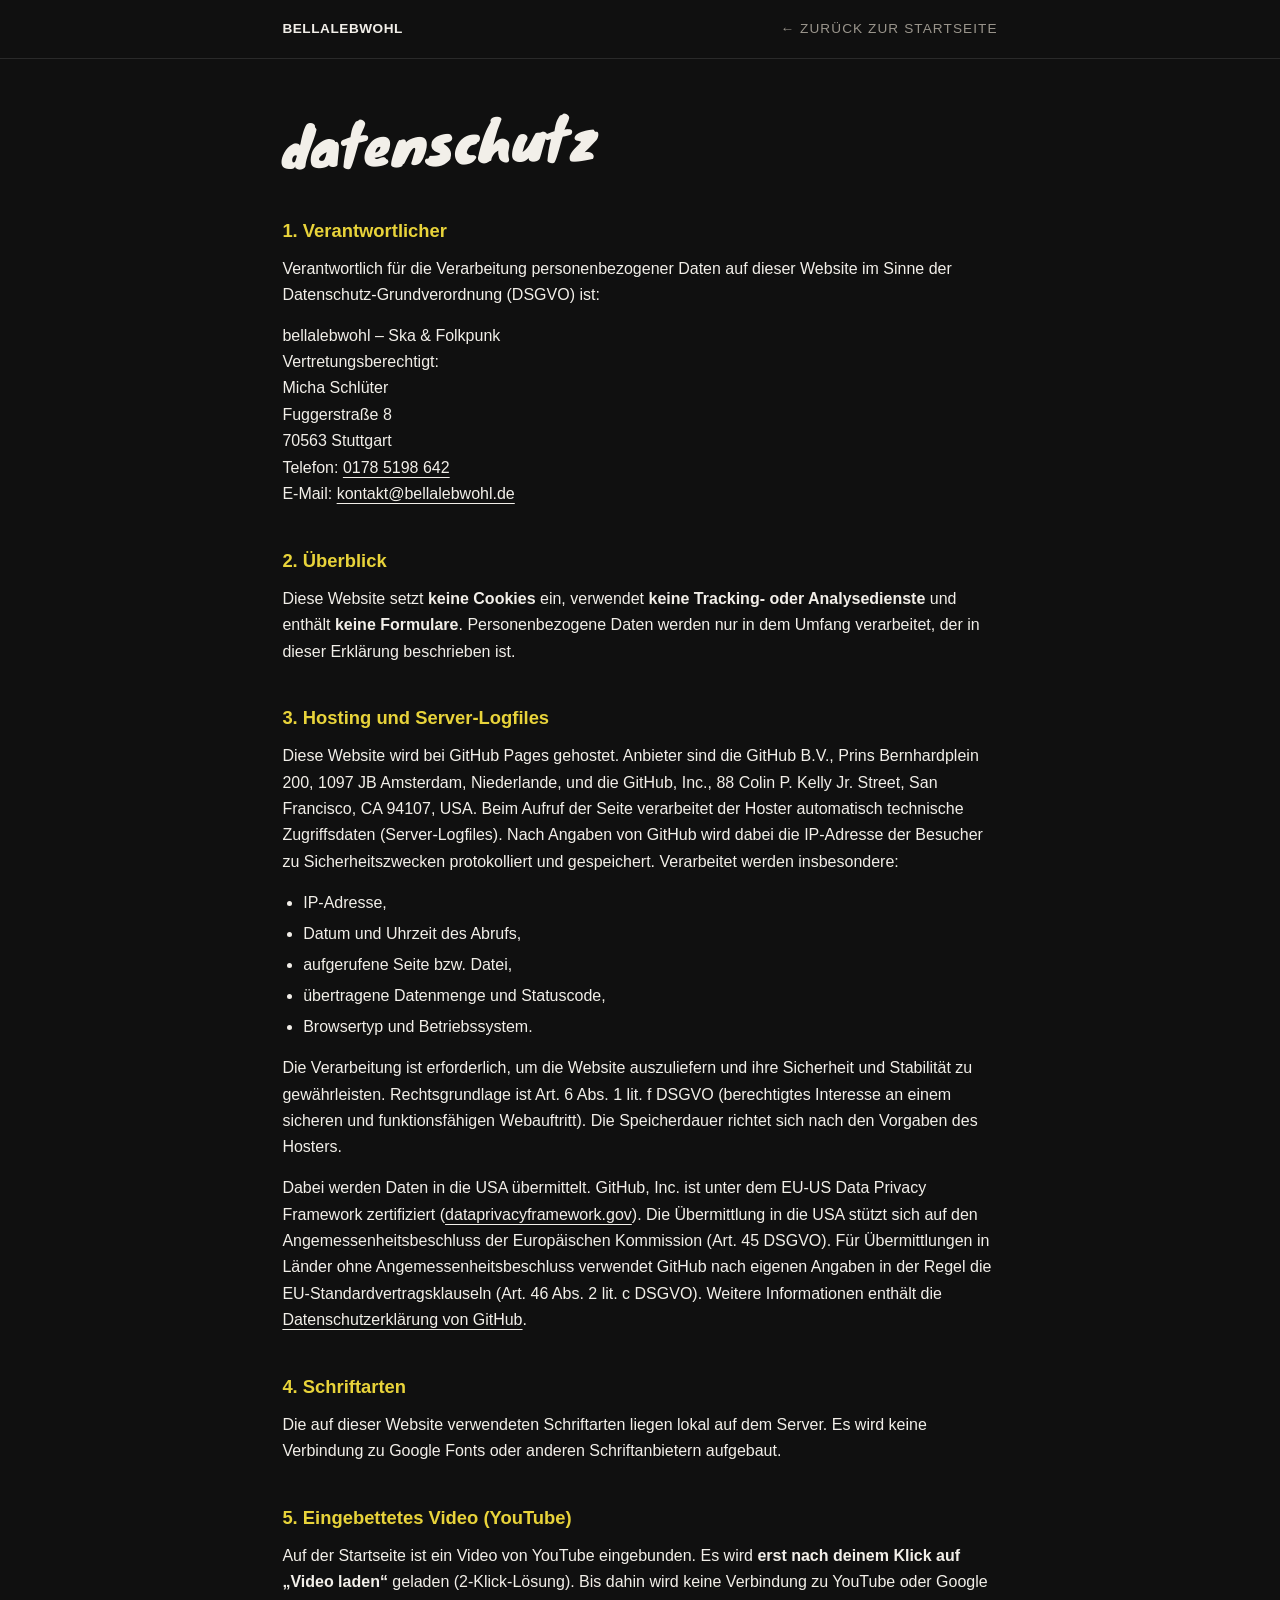
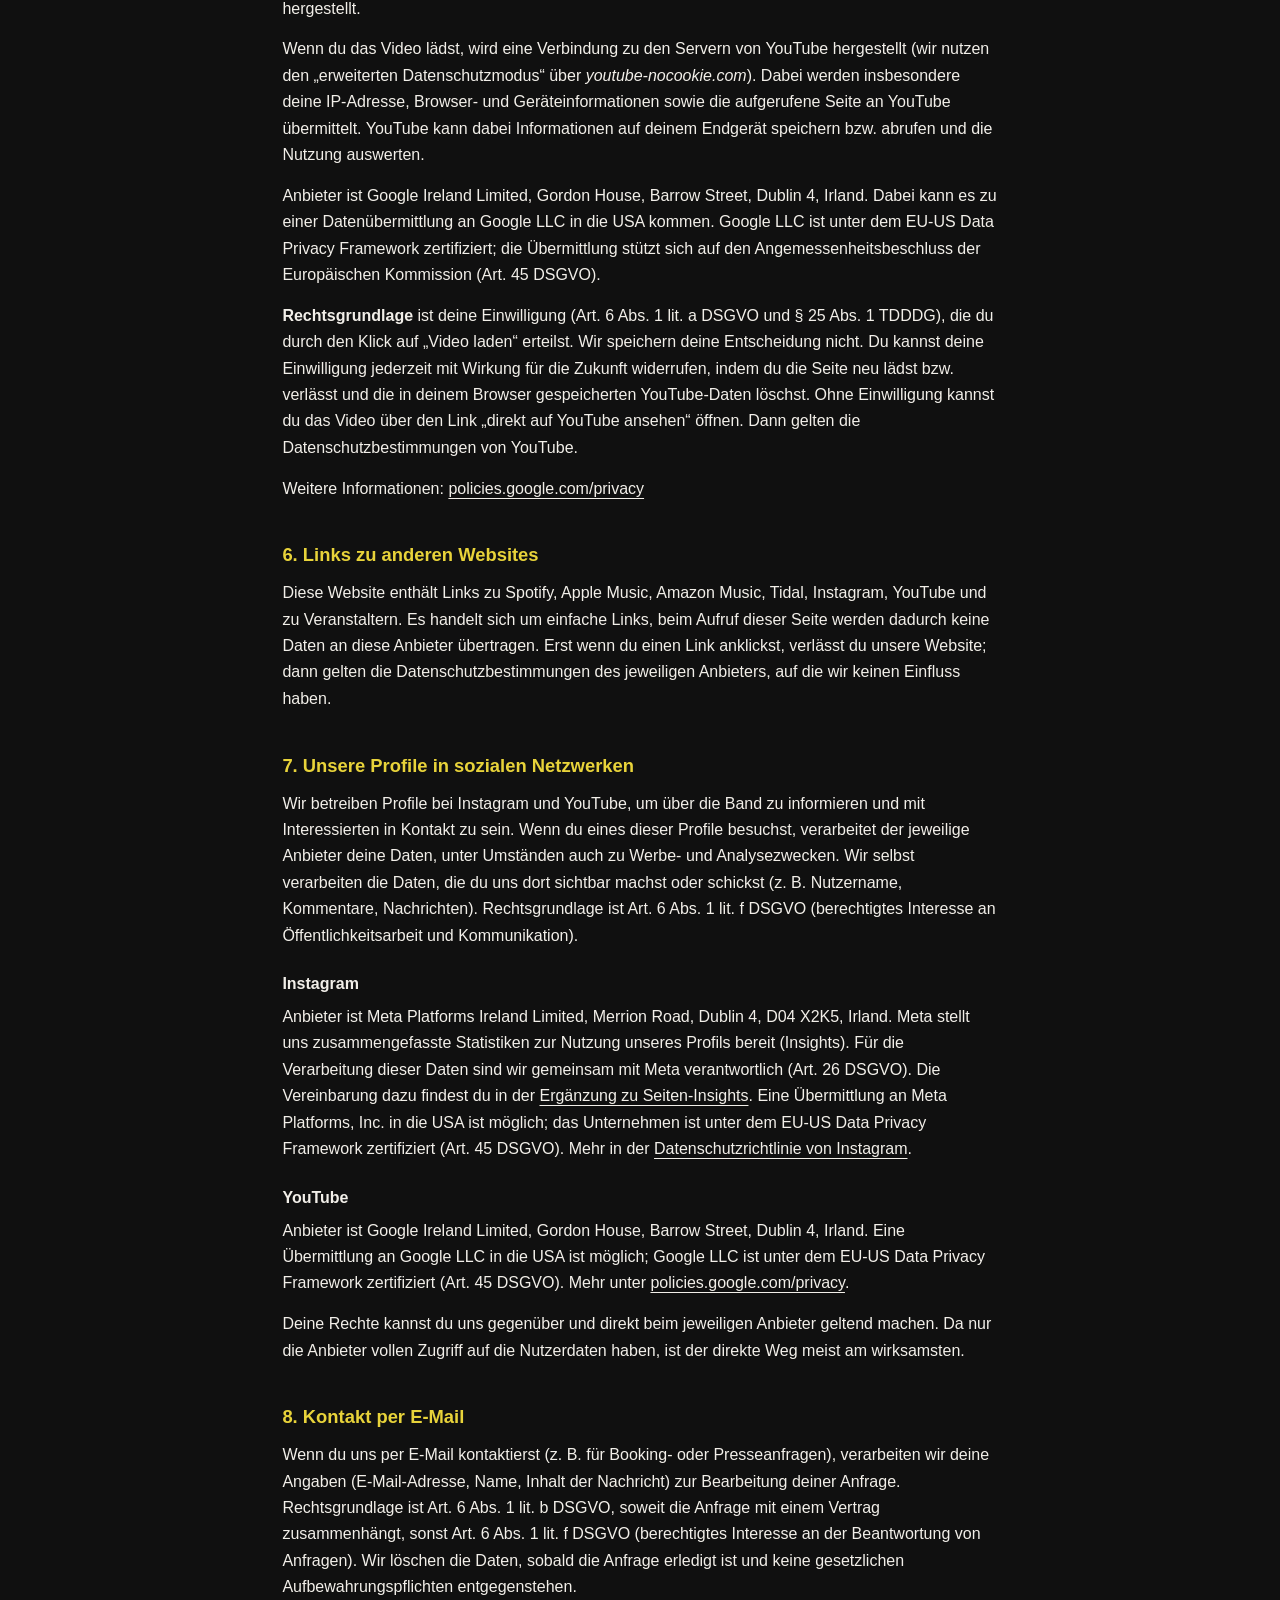
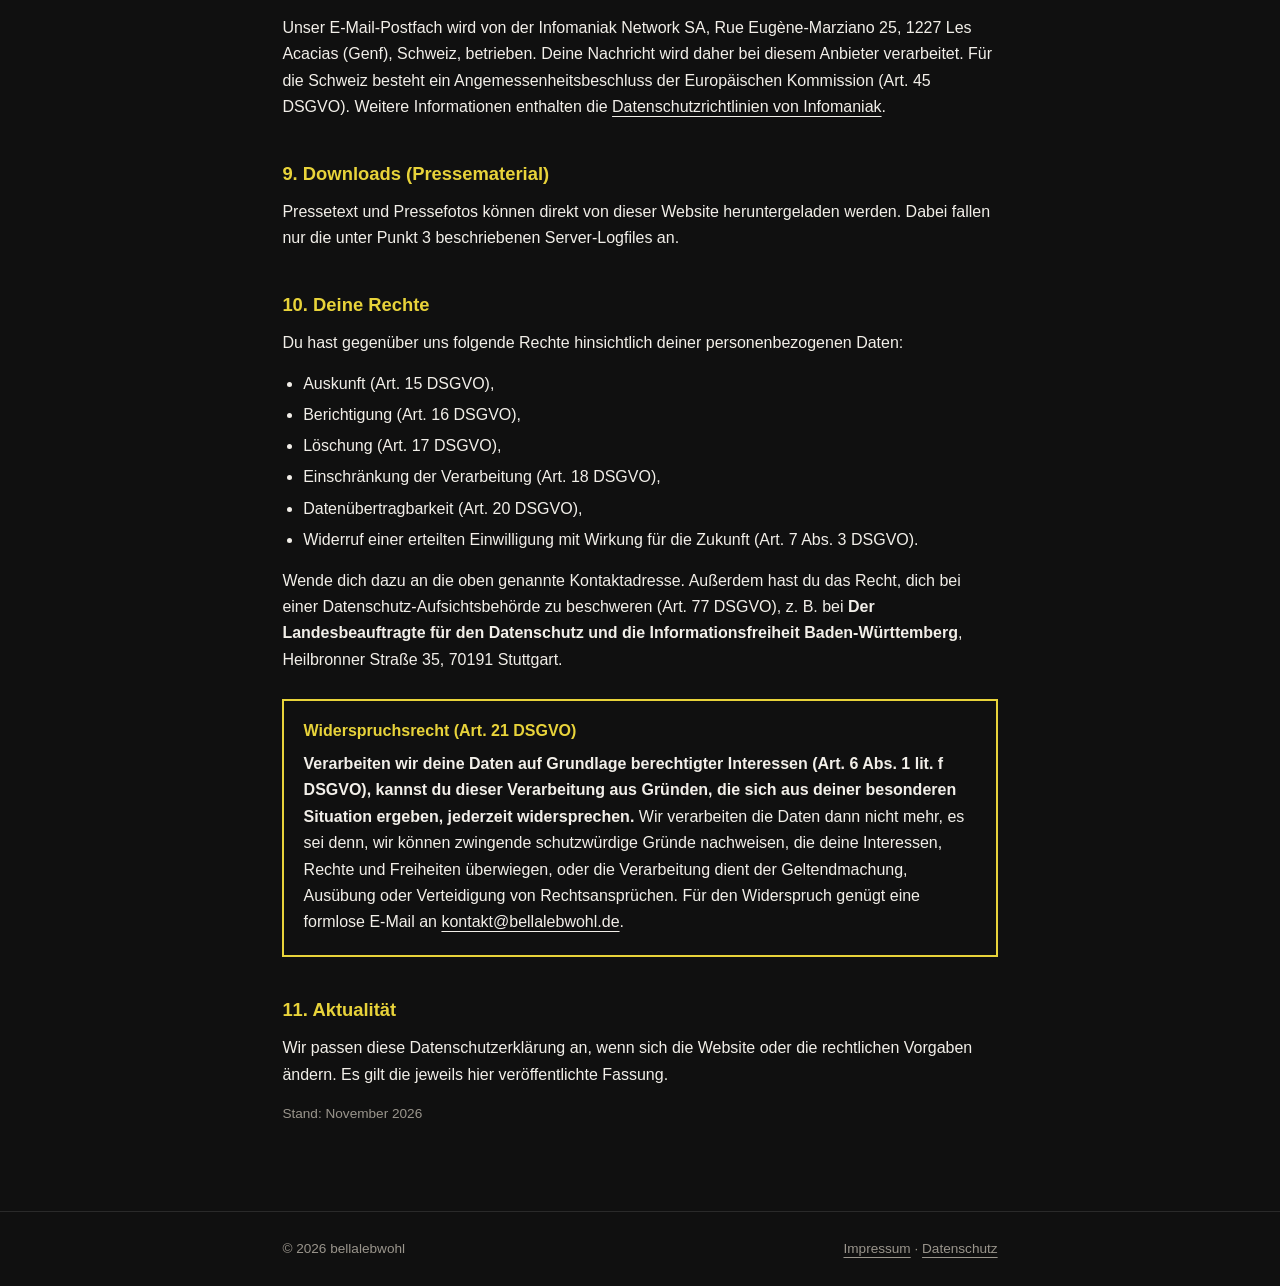
<file: datenschutz.html>
<!doctype html>
<html lang="de">
<head>
<meta charset="utf-8" />
<script>if(location.protocol.indexOf('http')===0&&/\.html$/.test(location.pathname))history.replaceState(null,'',location.pathname.replace(/(index)?\.html$/,'')+location.search+location.hash)</script>
<meta name="viewport" content="width=device-width, initial-scale=1" />
<title>Datenschutz – bellalebwohl</title>
<link rel="icon" href="favicon.ico" sizes="any" />
<link rel="icon" type="image/png" href="favicon.png" />
<link rel="apple-touch-icon" href="apple-touch-icon.png" />
<link rel="stylesheet" href="legal.css" />
</head>
<body>
<header class="top">
  <div class="wrap">
    <a class="logo" href="/">bellalebwohl</a>
    <a href="/">← zurück zur Startseite</a>
  </div>
</header>

<main>
  <div class="wrap">
    <h1>datenschutz</h1>

    <h2>1. Verantwortlicher</h2>
    <p>Verantwortlich für die Verarbeitung personenbezogener Daten auf dieser Website im Sinne der Datenschutz-Grundverordnung (DSGVO) ist:</p>
    <address>
      bellalebwohl – Ska &amp; Folkpunk<br>
      Vertretungsberechtigt:<br>
      Micha Schlüter<br>
      Fuggerstraße 8<br>
      70563 Stuttgart<br>
      Telefon: <a href="tel:+491785198642">0178 5198 642</a><br>
      E-Mail: <a href="mailto:kontakt@bellalebwohl.de">kontakt@bellalebwohl.de</a>
    </address>

    <h2>2. Überblick</h2>
    <p>Diese Website setzt <strong>keine Cookies</strong> ein, verwendet <strong>keine Tracking- oder Analysedienste</strong> und enthält <strong>keine Formulare</strong>. Personenbezogene Daten werden nur in dem Umfang verarbeitet, der in dieser Erklärung beschrieben ist.</p>

    <h2>3. Hosting und Server-Logfiles</h2>
    <p>Diese Website wird bei GitHub Pages gehostet. Anbieter sind die GitHub B.V., Prins Bernhardplein 200, 1097 JB Amsterdam, Niederlande, und die GitHub, Inc., 88 Colin P. Kelly Jr. Street, San Francisco, CA 94107, USA. Beim Aufruf der Seite verarbeitet der Hoster automatisch technische Zugriffsdaten (Server-Logfiles). Nach Angaben von GitHub wird dabei die IP-Adresse der Besucher zu Sicherheitszwecken protokolliert und gespeichert. Verarbeitet werden insbesondere:</p>
    <ul>
      <li>IP-Adresse,</li>
      <li>Datum und Uhrzeit des Abrufs,</li>
      <li>aufgerufene Seite bzw. Datei,</li>
      <li>übertragene Datenmenge und Statuscode,</li>
      <li>Browsertyp und Betriebssystem.</li>
    </ul>
    <p>Die Verarbeitung ist erforderlich, um die Website auszuliefern und ihre Sicherheit und Stabilität zu gewährleisten. Rechtsgrundlage ist Art. 6 Abs. 1 lit. f DSGVO (berechtigtes Interesse an einem sicheren und funktionsfähigen Webauftritt). Die Speicherdauer richtet sich nach den Vorgaben des Hosters.</p>
    <p>Dabei werden Daten in die USA übermittelt. GitHub, Inc. ist unter dem EU-US Data Privacy Framework zertifiziert (<a href="https://www.dataprivacyframework.gov/" target="_blank" rel="noopener noreferrer">dataprivacyframework.gov</a>). Die Übermittlung in die USA stützt sich auf den Angemessenheitsbeschluss der Europäischen Kommission (Art. 45 DSGVO). Für Übermittlungen in Länder ohne Angemessenheitsbeschluss verwendet GitHub nach eigenen Angaben in der Regel die EU-Standardvertragsklauseln (Art. 46 Abs. 2 lit. c DSGVO). Weitere Informationen enthält die <a href="https://docs.github.com/en/site-policy/privacy-policies/github-general-privacy-statement" target="_blank" rel="noopener noreferrer">Datenschutzerklärung von GitHub</a>.</p>

    <h2>4. Schriftarten</h2>
    <p>Die auf dieser Website verwendeten Schriftarten liegen lokal auf dem Server. Es wird keine Verbindung zu Google Fonts oder anderen Schriftanbietern aufgebaut.</p>

    <h2 id="youtube">5. Eingebettetes Video (YouTube)</h2>
    <p>Auf der Startseite ist ein Video von YouTube eingebunden. Es wird <strong>erst nach deinem Klick auf „Video laden“</strong> geladen (2-Klick-Lösung). Bis dahin wird keine Verbindung zu YouTube oder Google hergestellt.</p>
    <p>Wenn du das Video lädst, wird eine Verbindung zu den Servern von YouTube hergestellt (wir nutzen den „erweiterten Datenschutzmodus“ über <em>youtube-nocookie.com</em>). Dabei werden insbesondere deine IP-Adresse, Browser- und Geräteinformationen sowie die aufgerufene Seite an YouTube übermittelt. YouTube kann dabei Informationen auf deinem Endgerät speichern bzw. abrufen und die Nutzung auswerten.</p>
    <p>Anbieter ist Google Ireland Limited, Gordon House, Barrow Street, Dublin 4, Irland. Dabei kann es zu einer Datenübermittlung an Google LLC in die USA kommen. Google LLC ist unter dem EU-US Data Privacy Framework zertifiziert; die Übermittlung stützt sich auf den Angemessenheitsbeschluss der Europäischen Kommission (Art. 45 DSGVO).</p>
    <p><strong>Rechtsgrundlage</strong> ist deine Einwilligung (Art. 6 Abs. 1 lit. a DSGVO und § 25 Abs. 1 TDDDG), die du durch den Klick auf „Video laden“ erteilst. Wir speichern deine Entscheidung nicht. Du kannst deine Einwilligung jederzeit mit Wirkung für die Zukunft widerrufen, indem du die Seite neu lädst bzw. verlässt und die in deinem Browser gespeicherten YouTube-Daten löschst. Ohne Einwilligung kannst du das Video über den Link „direkt auf YouTube ansehen“ öffnen. Dann gelten die Datenschutzbestimmungen von YouTube.</p>
    <p>Weitere Informationen: <a href="https://policies.google.com/privacy" target="_blank" rel="noopener noreferrer">policies.google.com/privacy</a></p>

    <h2>6. Links zu anderen Websites</h2>
    <p>Diese Website enthält Links zu Spotify, Apple Music, Amazon Music, Tidal, Instagram, YouTube und zu Veranstaltern. Es handelt sich um einfache Links, beim Aufruf dieser Seite werden dadurch keine Daten an diese Anbieter übertragen. Erst wenn du einen Link anklickst, verlässt du unsere Website; dann gelten die Datenschutzbestimmungen des jeweiligen Anbieters, auf die wir keinen Einfluss haben.</p>

    <h2>7. Unsere Profile in sozialen Netzwerken</h2>
    <p>Wir betreiben Profile bei Instagram und YouTube, um über die Band zu informieren und mit Interessierten in Kontakt zu sein. Wenn du eines dieser Profile besuchst, verarbeitet der jeweilige Anbieter deine Daten, unter Umständen auch zu Werbe- und Analysezwecken. Wir selbst verarbeiten die Daten, die du uns dort sichtbar machst oder schickst (z. B. Nutzername, Kommentare, Nachrichten). Rechtsgrundlage ist Art. 6 Abs. 1 lit. f DSGVO (berechtigtes Interesse an Öffentlichkeitsarbeit und Kommunikation).</p>
    <h3>Instagram</h3>
    <p>Anbieter ist Meta Platforms Ireland Limited, Merrion Road, Dublin 4, D04 X2K5, Irland. Meta stellt uns zusammengefasste Statistiken zur Nutzung unseres Profils bereit (Insights). Für die Verarbeitung dieser Daten sind wir gemeinsam mit Meta verantwortlich (Art. 26 DSGVO). Die Vereinbarung dazu findest du in der <a href="https://www.facebook.com/legal/terms/page_controller_addendum" target="_blank" rel="noopener noreferrer">Ergänzung zu Seiten-Insights</a>. Eine Übermittlung an Meta Platforms, Inc. in die USA ist möglich; das Unternehmen ist unter dem EU-US Data Privacy Framework zertifiziert (Art. 45 DSGVO). Mehr in der <a href="https://privacycenter.instagram.com/policy" target="_blank" rel="noopener noreferrer">Datenschutzrichtlinie von Instagram</a>.</p>
    <h3>YouTube</h3>
    <p>Anbieter ist Google Ireland Limited, Gordon House, Barrow Street, Dublin 4, Irland. Eine Übermittlung an Google LLC in die USA ist möglich; Google LLC ist unter dem EU-US Data Privacy Framework zertifiziert (Art. 45 DSGVO). Mehr unter <a href="https://policies.google.com/privacy" target="_blank" rel="noopener noreferrer">policies.google.com/privacy</a>.</p>
    <p>Deine Rechte kannst du uns gegenüber und direkt beim jeweiligen Anbieter geltend machen. Da nur die Anbieter vollen Zugriff auf die Nutzerdaten haben, ist der direkte Weg meist am wirksamsten.</p>

    <h2>8. Kontakt per E-Mail</h2>
    <p>Wenn du uns per E-Mail kontaktierst (z. B. für Booking- oder Presseanfragen), verarbeiten wir deine Angaben (E-Mail-Adresse, Name, Inhalt der Nachricht) zur Bearbeitung deiner Anfrage. Rechtsgrundlage ist Art. 6 Abs. 1 lit. b DSGVO, soweit die Anfrage mit einem Vertrag zusammenhängt, sonst Art. 6 Abs. 1 lit. f DSGVO (berechtigtes Interesse an der Beantwortung von Anfragen). Wir löschen die Daten, sobald die Anfrage erledigt ist und keine gesetzlichen Aufbewahrungspflichten entgegenstehen.</p>
    <p>Unser E-Mail-Postfach wird von der Infomaniak Network SA, Rue Eugène-Marziano 25, 1227 Les Acacias (Genf), Schweiz, betrieben. Deine Nachricht wird daher bei diesem Anbieter verarbeitet. Für die Schweiz besteht ein Angemessenheitsbeschluss der Europäischen Kommission (Art. 45 DSGVO). Weitere Informationen enthalten die <a href="https://www.infomaniak.com/de/agb/datenschutzrichtlinien" target="_blank" rel="noopener noreferrer">Datenschutzrichtlinien von Infomaniak</a>.</p>

    <h2>9. Downloads (Pressematerial)</h2>
    <p>Pressetext und Pressefotos können direkt von dieser Website heruntergeladen werden. Dabei fallen nur die unter Punkt 3 beschriebenen Server-Logfiles an.</p>

    <h2>10. Deine Rechte</h2>
    <p>Du hast gegenüber uns folgende Rechte hinsichtlich deiner personenbezogenen Daten:</p>
    <ul>
      <li>Auskunft (Art. 15 DSGVO),</li>
      <li>Berichtigung (Art. 16 DSGVO),</li>
      <li>Löschung (Art. 17 DSGVO),</li>
      <li>Einschränkung der Verarbeitung (Art. 18 DSGVO),</li>
      <li>Datenübertragbarkeit (Art. 20 DSGVO),</li>
      <li>Widerruf einer erteilten Einwilligung mit Wirkung für die Zukunft (Art. 7 Abs. 3 DSGVO).</li>
    </ul>
    <p>Wende dich dazu an die oben genannte Kontaktadresse. Außerdem hast du das Recht, dich bei einer Datenschutz-Aufsichtsbehörde zu beschweren (Art. 77 DSGVO), z. B. bei <strong>Der Landesbeauftragte für den Datenschutz und die Informationsfreiheit Baden-Württemberg</strong>, Heilbronner Straße 35, 70191 Stuttgart.</p>

    <div class="hinweis">
      <h3>Widerspruchsrecht (Art. 21 DSGVO)</h3>
      <p><strong>Verarbeiten wir deine Daten auf Grundlage berechtigter Interessen (Art. 6 Abs. 1 lit. f DSGVO), kannst du dieser Verarbeitung aus Gründen, die sich aus deiner besonderen Situation ergeben, jederzeit widersprechen.</strong> Wir verarbeiten die Daten dann nicht mehr, es sei denn, wir können zwingende schutzwürdige Gründe nachweisen, die deine Interessen, Rechte und Freiheiten überwiegen, oder die Verarbeitung dient der Geltendmachung, Ausübung oder Verteidigung von Rechtsansprüchen. Für den Widerspruch genügt eine formlose E-Mail an <a href="mailto:kontakt@bellalebwohl.de">kontakt@bellalebwohl.de</a>.</p>
    </div>

    <h2>11. Aktualität</h2>
    <p>Wir passen diese Datenschutzerklärung an, wenn sich die Website oder die rechtlichen Vorgaben ändern. Es gilt die jeweils hier veröffentlichte Fassung.</p>

    <p class="stand">Stand: November 2026</p>
  </div>
</main>

<footer>
  <div class="wrap">
    <span>© 2026 bellalebwohl</span>
    <span><a href="/impressum">Impressum</a> · <a href="/datenschutz">Datenschutz</a></span>
  </div>
</footer>
</body>
</html>
</file>
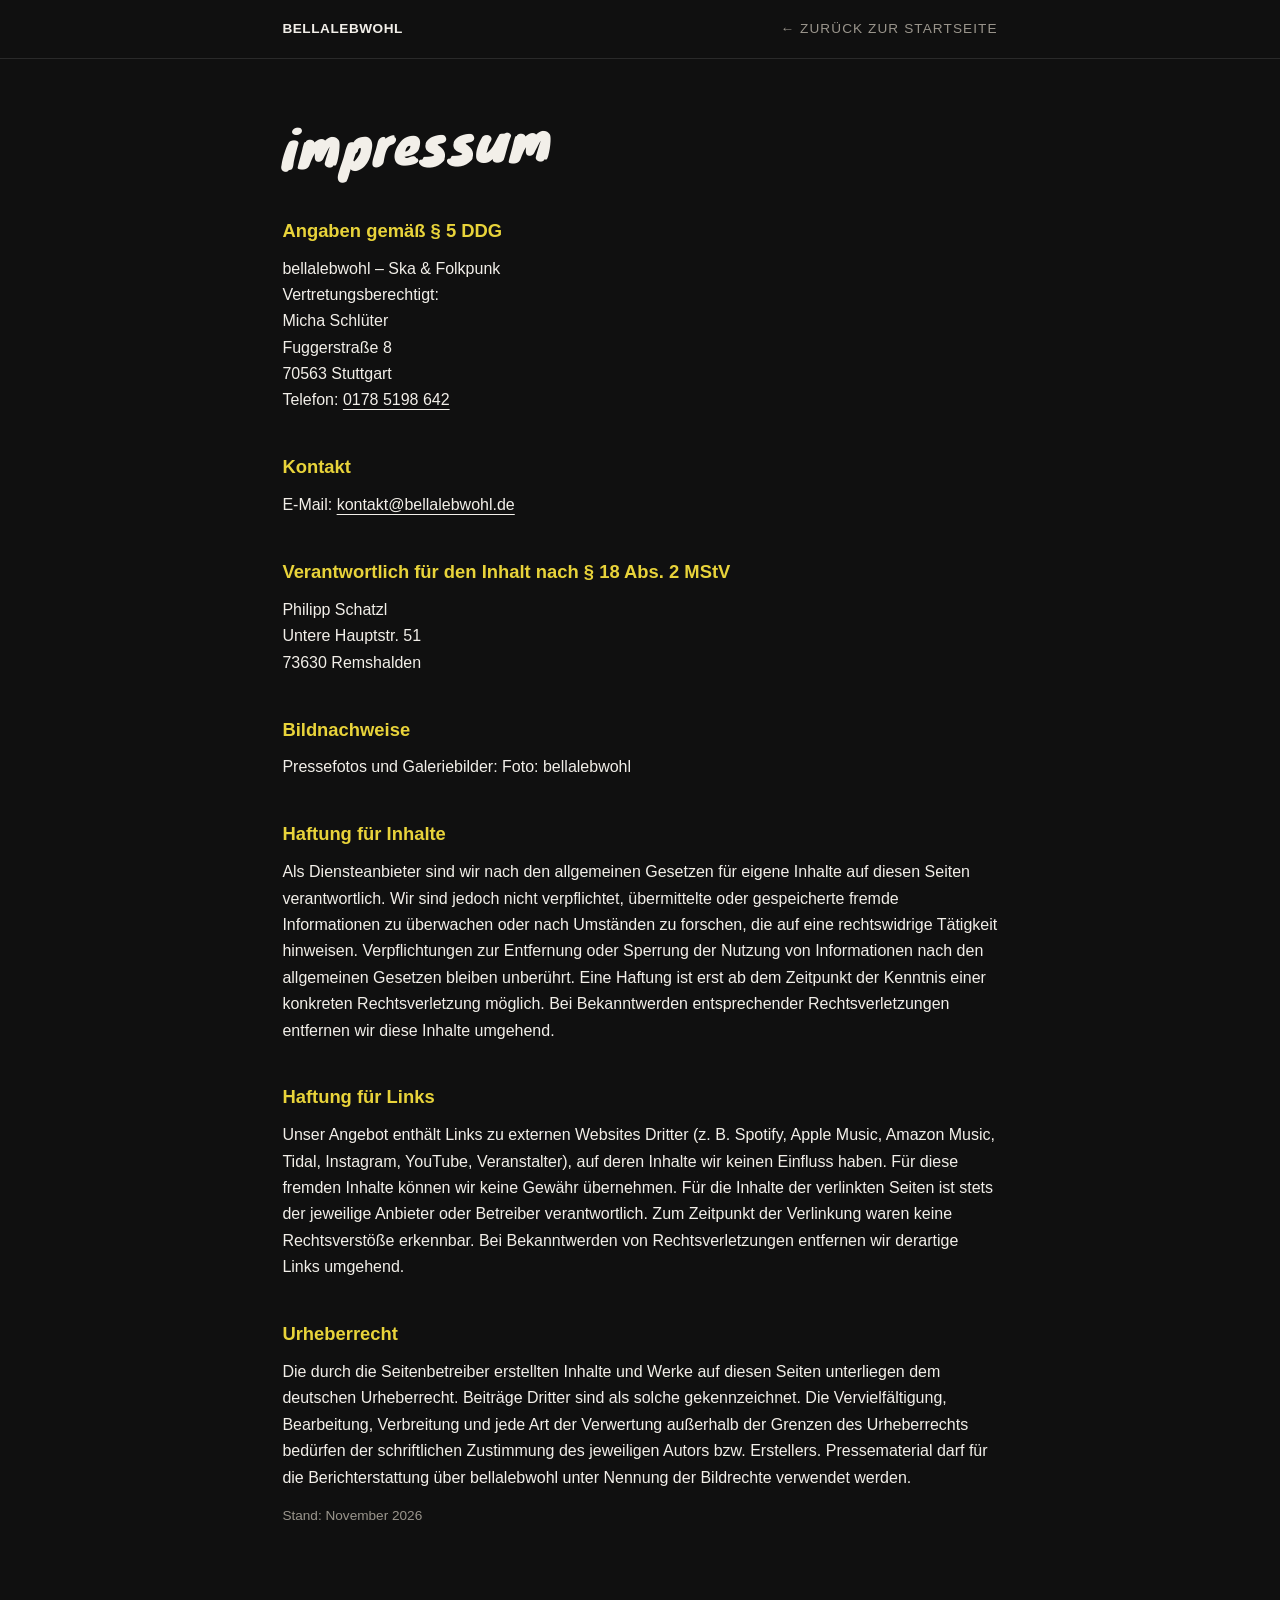
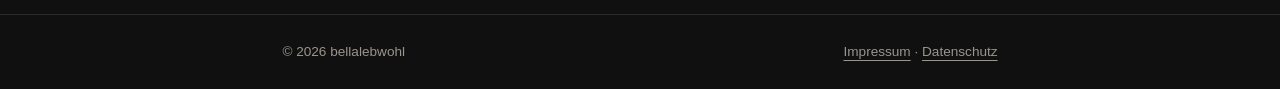
<file: impressum.html>
<!doctype html>
<html lang="de">
<head>
<meta charset="utf-8" />
<script>if(location.protocol.indexOf('http')===0&&/\.html$/.test(location.pathname))history.replaceState(null,'',location.pathname.replace(/(index)?\.html$/,'')+location.search+location.hash)</script>
<meta name="viewport" content="width=device-width, initial-scale=1" />
<title>Impressum – bellalebwohl</title>
<link rel="icon" href="favicon.ico" sizes="any" />
<link rel="icon" type="image/png" href="favicon.png" />
<link rel="apple-touch-icon" href="apple-touch-icon.png" />
<link rel="stylesheet" href="legal.css" />
</head>
<body>
<header class="top">
  <div class="wrap">
    <a class="logo" href="/">bellalebwohl</a>
    <a href="/">← zurück zur Startseite</a>
  </div>
</header>

<main>
  <div class="wrap">
    <h1>impressum</h1>

    <h2>Angaben gemäß § 5 DDG</h2>
    <address>
      bellalebwohl – Ska &amp; Folkpunk<br>
      Vertretungsberechtigt:<br>
      Micha Schlüter<br>
      Fuggerstraße 8<br>
      70563 Stuttgart<br>
      Telefon: <a href="tel:+491785198642">0178 5198 642</a>
    </address>

    <h2>Kontakt</h2>
    <p>
      E-Mail: <a href="mailto:kontakt@bellalebwohl.de">kontakt@bellalebwohl.de</a>
    </p>

    <h2>Verantwortlich für den Inhalt nach § 18 Abs. 2 MStV</h2>
    <address>
      Philipp Schatzl<br>
      Untere Hauptstr. 51<br>
      73630 Remshalden
    </address>

    <h2>Bildnachweise</h2>
    <p>Pressefotos und Galeriebilder: Foto: bellalebwohl</p>

    <h2>Haftung für Inhalte</h2>
    <p>Als Diensteanbieter sind wir nach den allgemeinen Gesetzen für eigene Inhalte auf diesen Seiten verantwortlich. Wir sind jedoch nicht verpflichtet, übermittelte oder gespeicherte fremde Informationen zu überwachen oder nach Umständen zu forschen, die auf eine rechtswidrige Tätigkeit hinweisen. Verpflichtungen zur Entfernung oder Sperrung der Nutzung von Informationen nach den allgemeinen Gesetzen bleiben unberührt. Eine Haftung ist erst ab dem Zeitpunkt der Kenntnis einer konkreten Rechtsverletzung möglich. Bei Bekanntwerden entsprechender Rechtsverletzungen entfernen wir diese Inhalte umgehend.</p>

    <h2>Haftung für Links</h2>
    <p>Unser Angebot enthält Links zu externen Websites Dritter (z. B. Spotify, Apple Music, Amazon Music, Tidal, Instagram, YouTube, Veranstalter), auf deren Inhalte wir keinen Einfluss haben. Für diese fremden Inhalte können wir keine Gewähr übernehmen. Für die Inhalte der verlinkten Seiten ist stets der jeweilige Anbieter oder Betreiber verantwortlich. Zum Zeitpunkt der Verlinkung waren keine Rechtsverstöße erkennbar. Bei Bekanntwerden von Rechtsverletzungen entfernen wir derartige Links umgehend.</p>

    <h2>Urheberrecht</h2>
    <p>Die durch die Seitenbetreiber erstellten Inhalte und Werke auf diesen Seiten unterliegen dem deutschen Urheberrecht. Beiträge Dritter sind als solche gekennzeichnet. Die Vervielfältigung, Bearbeitung, Verbreitung und jede Art der Verwertung außerhalb der Grenzen des Urheberrechts bedürfen der schriftlichen Zustimmung des jeweiligen Autors bzw. Erstellers. Pressematerial darf für die Berichterstattung über bellalebwohl unter Nennung der Bildrechte verwendet werden.</p>

    <p class="stand">Stand: November 2026</p>
  </div>
</main>

<footer>
  <div class="wrap">
    <span>© 2026 bellalebwohl</span>
    <span><a href="/impressum">Impressum</a> · <a href="/datenschutz">Datenschutz</a></span>
  </div>
</footer>
</body>
</html>
</file>
<file: legal.css>
/* Gemeinsames Design für Impressum und Datenschutz */
:root {
  --bg: #101010;
  --panel: #171717;
  --ink: #f2efe9;
  --muted: #9a958c;
  --line: #2a2a2a;
  --accent: #e8d33a;
}
@font-face {
  font-family: 'Knewave';
  src: url('fonts/knewave-latin-400-normal.woff2') format('woff2');
  font-weight: 400; font-style: normal; font-display: swap;
}
* { margin: 0; padding: 0; box-sizing: border-box; }
html { scroll-behavior: smooth; }
body {
  background: var(--bg); color: var(--ink);
  font-family: "Helvetica Neue", Helvetica, Arial, sans-serif;
  line-height: 1.65; -webkit-font-smoothing: antialiased;
}
.wrap { max-width: 760px; margin: 0 auto; padding: 0 1.4rem; }
.top { border-bottom: 1px solid var(--line); padding: 1.1rem 0; }
.top .wrap { display: flex; justify-content: space-between; align-items: center; gap: 1rem; flex-wrap: wrap; }
.top a { color: var(--muted); text-decoration: none; font-size: .85rem; letter-spacing: .08em; text-transform: uppercase; }
.top a:hover { color: var(--accent); }
.top .logo { color: var(--ink); font-weight: 800; letter-spacing: .04em; }
main { padding: 3.5rem 0 4.5rem; }
h1 {
  font-family: 'Knewave', 'Segoe Print', 'Bradley Hand', cursive;
  font-weight: 400; font-size: clamp(2.2rem, 7vw, 3.4rem); line-height: 1.15;
  letter-spacing: .01em; text-transform: lowercase;
  margin-bottom: 2.2rem; transform: rotate(-1.8deg); transform-origin: left bottom;
}
h2 { font-size: 1.15rem; font-weight: 800; margin: 2.4rem 0 .6rem; color: var(--accent); }
h3 { font-size: 1rem; font-weight: 700; margin: 1.4rem 0 .4rem; }
p, ul { margin-bottom: .9rem; }
ul { padding-left: 1.3rem; }
li { margin-bottom: .3rem; }
a { color: var(--ink); text-underline-offset: 4px; }
a:hover { color: var(--accent); }
address { font-style: normal; }
small, .stand { color: var(--muted); font-size: .85rem; }
.hinweis { border: 2px solid var(--accent); padding: 1.1rem 1.2rem .3rem; margin: 1.6rem 0; }
.hinweis h3 { margin-top: 0; color: var(--accent); }
/* Platzhalter: bewusst auffällig, damit nichts unausgefüllt online bleibt */
mark { background: var(--accent); color: #101010; padding: 0 .3em; font-weight: 700; }
footer { border-top: 1px solid var(--line); padding: 1.6rem 0; color: var(--muted); font-size: .85rem; }
footer .wrap { display: flex; justify-content: space-between; gap: 1rem; flex-wrap: wrap; }
footer a { color: var(--muted); }
footer a:hover { color: var(--accent); }
</file>
